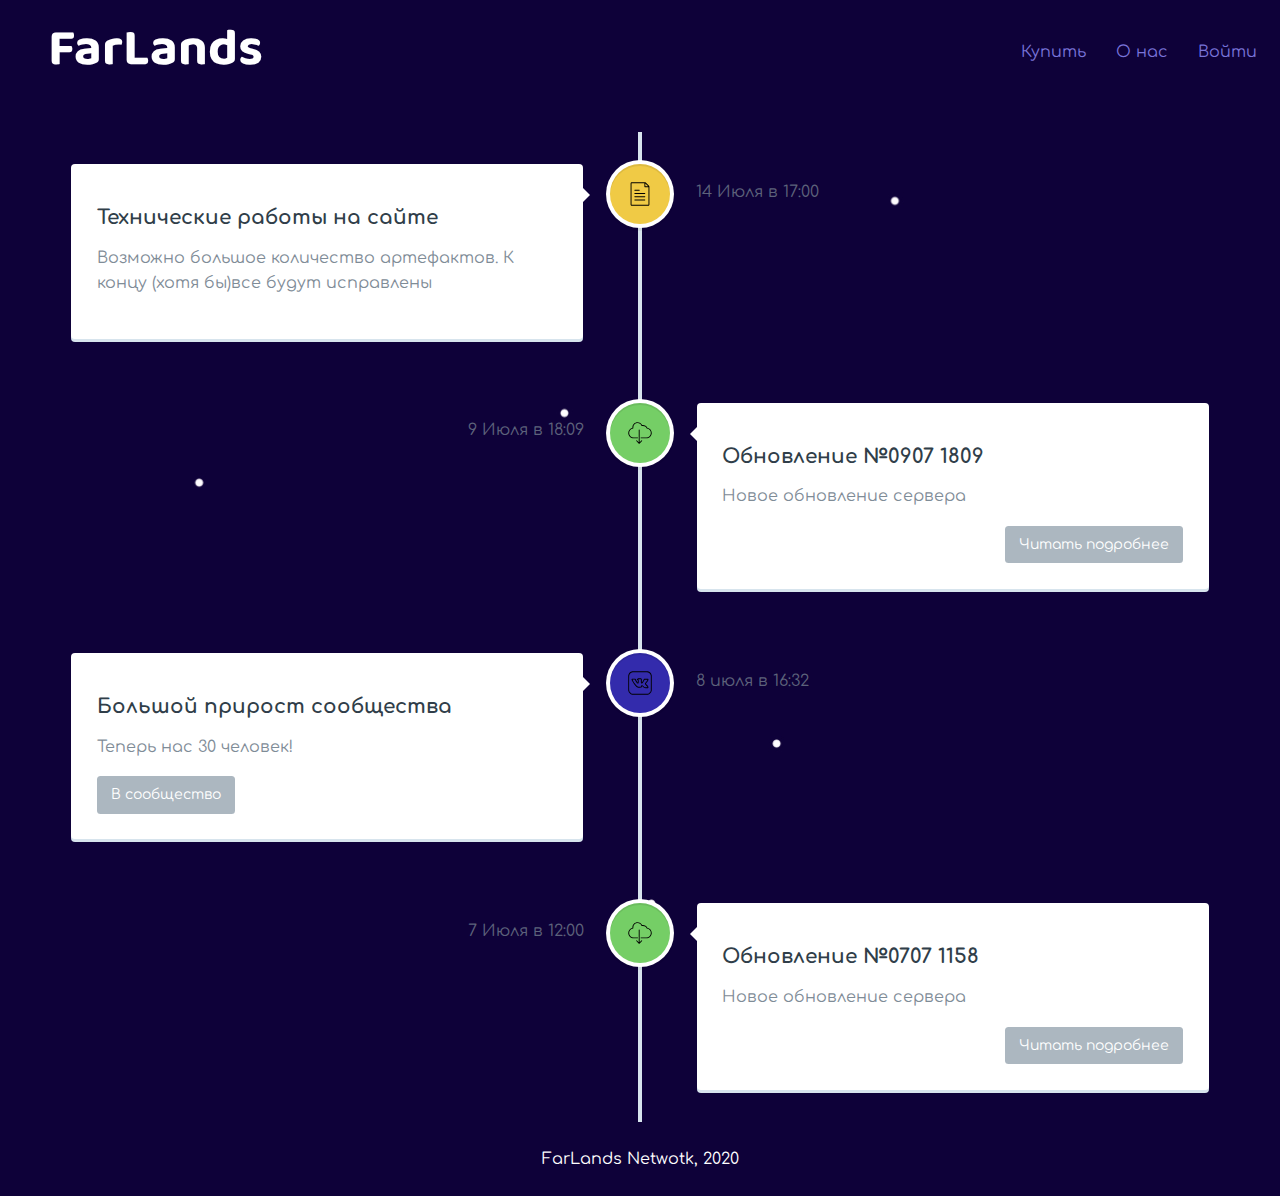
<file: index.html>
<html>
<head>
<meta http-equiv="Content-Type" content="text/html; charset=utf-8">
<link href="https://fonts.googleapis.com/css2?family=Baloo+Chettan+2&family=Comfortaa:wght@300&display=swap" rel="stylesheet">
<link rel="stylesheet" type="text/css" href="style.css">
<meta charset="UTF-8">
<meta name="viewport" content="width=device-width, initial-scale=1">
<link href='http://fonts.googleapis.com/css?family=Droid+Serif|Open+Sans:400,700' rel='stylesheet' type='text/css'>
<link rel="stylesheet" href="css/style.css"> <!-- Resource style -->
<script src="js/modernizr.js"></script> <!-- Modernizr -->
<title>FarLands Network</title></head>
<body>
	<ul>
		<div class="header__logo">FarLands</div>		
		<a class="header__menu" onclick="document.getElementById('id01').style.display='flex'">Войти</a>	
		<a href="https://ephsylion.github.io/about" class="header__menu">О нас</a>
		<a class="header__menu">Купить</a>
	</ul>
	<script src="http://ajax.googleapis.com/ajax/libs/jquery/1.11.0/jquery.min.js"></script>
	<script src="js/main.js"></script> <!-- Resource jQuery -->
	<div id="id01" class="modal">
  		<form action="https://localhost:5000/api/auth">
  			<div class="container">
    			<h1 style="text-align: center">Войти</h1>
    			<h4 style="color: red; text-align: center;">По тех. причинам авторизация не работает!</h4>
    			<label for="username"><b>Никнейм</b></label>
    			<input type="text" placeholder="Ваш ник в игре" name="username" required>
    			<label for="email"><b>Почта</b></label>
    			<input type="text" placeholder="Введите E-mail" name="email" required>
    			<label for="psw"><b>Пароль</b></label>
    			<input type="password" placeholder="Введите Пароль" name="psw" required>
    			<p>Ещё не с нами? <a href="auth.html" style="color:dodgerblue">Создай аккаунт</a>.</p>
    			<div class="clearfix">
      				<button type="button" class="cancelbtn"onclick="document.getElementById('id01').style.display='none'" class="cancelbtn">Отмена</button>
      				<button type="submit" class="signupbtn">Продолжить</button>
    			</div>
  			</div>
		</form>
	</div>
	<section id="cd-timeline" class="cd-container">
		<div class="cd-timeline-block">
			<div class="cd-timeline-img cd-location">
				<img src="img/cd-icon-document.svg" alt="Picture">
			</div> <!-- cd-timeline-img -->

			<div class="cd-timeline-content">
				<h2>Технические работы на сайте</h2>
				<p>Возможно большое количество артефактов. К концу (хотя бы)все будут исправлены</p>
				<span class="cd-date">14 Июля в 17:00</span>
			</div> <!-- cd-timeline-content -->
		</div> <!-- cd-timeline-block -->
		<div class="cd-timeline-block">
			<div class="cd-timeline-img cd-picture">
				<img src="img/cd-icon-cloud.svg" alt="Облако">
			</div> <!-- cd-timeline-img -->

			<div class="cd-timeline-content">
				<h2>Обновление №0907 1809</h2>
				<p>Новое обновление сервера</p>
				<a href="https://localhost:5000/api/news/update?ver=09071809" class="cd-read-more">Читать подробнее</a>
				<span class="cd-date">9 Июля в 18:09</span>
			</div> <!-- cd-timeline-content -->
		</div> <!-- cd-timeline-block -->

		<div class="cd-timeline-block">
			<div class="cd-timeline-img cd-movie">
				<img src="img/cd-icon-vk.svg" alt="Movie">
			</div> <!-- cd-timeline-img -->

			<div class="cd-timeline-content">
				<h2>Большой прирост сообщества</h2>
				<p>Теперь нас 30 человек!</p>
				<a href="https://vk.com/farlandsminecraft" class="cd-read-more">В сообщество</a>
				<span class="cd-date">8 июля в 16:32</span>
			</div> <!-- cd-timeline-content -->
		</div> <!-- cd-timeline-block -->

		<div class="cd-timeline-block">
			<div class="cd-timeline-img cd-picture">
				<img src="img/cd-icon-cloud.svg" alt="Picture">
			</div> <!-- cd-timeline-img -->

			<div class="cd-timeline-content">
				<h2>Обновление №0707 1158</h2>
				<p>Новое обновление сервера</p>
				<a href="https://localhost:5000/api/news/update?ver=07071158" class="cd-read-more">Читать подробнее</a>
				<span class="cd-date">7 Июля в 12:00</span>
			</div> <!-- cd-timeline-content -->
		</div> <!-- cd-timeline-block -->
	</section> <!-- cd-timeline -->
	<section><footer style="color: white; text-align: center; position: relative; bottom: 20px">FarLands Netwotk, 2020</footer></section>
</body>
</html>
</file>
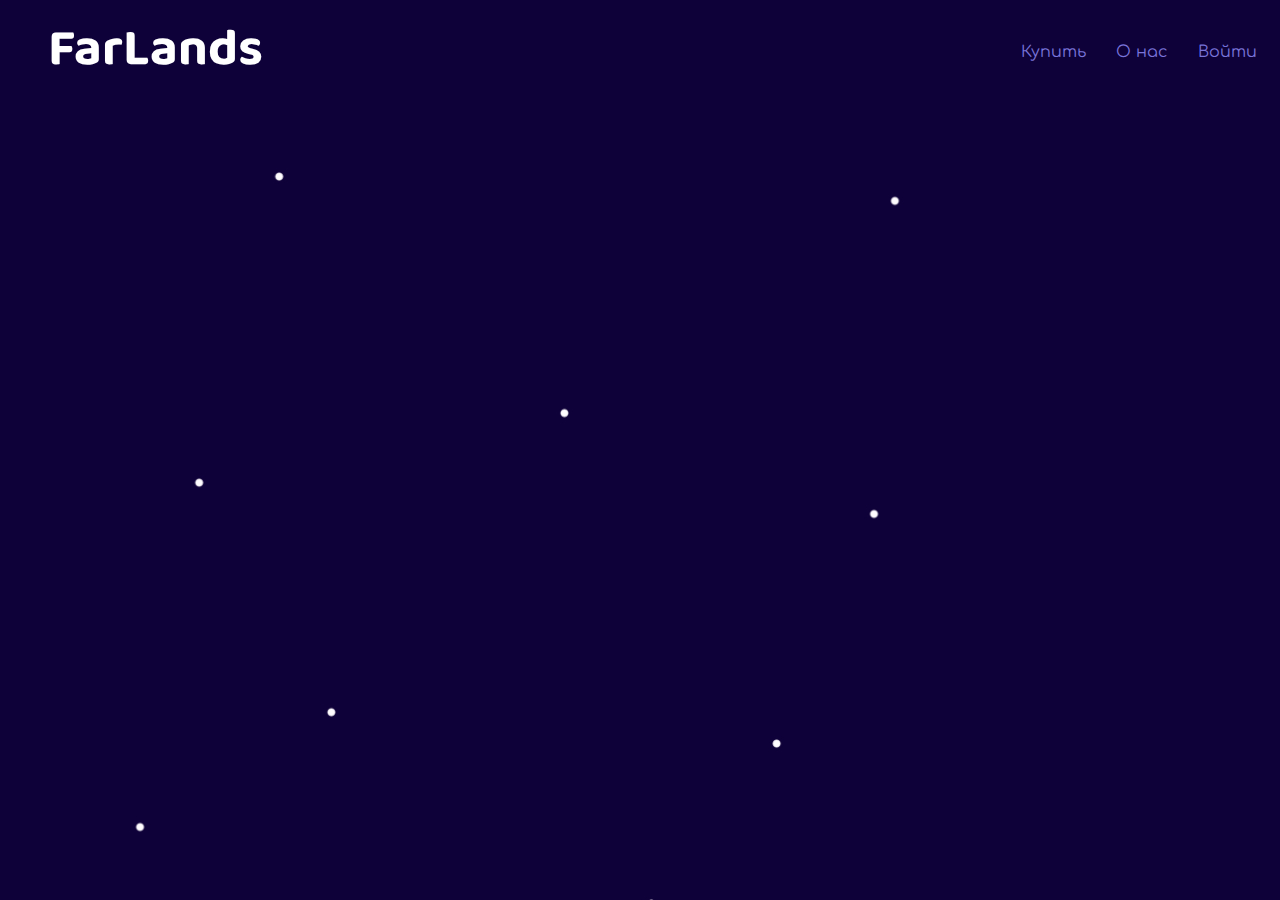
<file: about.html>
<html>
<head>
<meta http-equiv="Content-Type" content="text/html; charset=utf-8">
<link href="https://fonts.googleapis.com/css2?family=Baloo+Chettan+2&family=Comfortaa:wght@300&display=swap" rel="stylesheet">
<link rel="stylesheet" type="text/css" href="style_about.css">
<link rel="stylesheet" type="text/css" href="css/style.css">
<title>About project</title></head>
<body>
	<ul>
		<div class="header__logo">FarLands</div>		
		<a class="header__menu" onclick="document.getElementById('id01').style.display='flex'">Войти</a>	
		<a href="https://ephsylion.github.io/about" class="header__menu">О нас</a>
		<a class="header__menu">Купить</a>
	</ul>
<div id="id01" class="modal">
  		<form action="https://localhost:5000/api/auth">
  			<div class="container">
    			<h1 style="text-align: center">Войти</h1>
    			<h4 style="color: red; text-align: center;">По тех. причинам авторизация не работает!</h4>
    			<label for="username"><b>Никнейм</b></label>
    			<input type="text" placeholder="Ваш ник в игре" name="username" required>
    			<label for="email"><b>Почта</b></label>
    			<input type="text" placeholder="Введите E-mail" name="email" required>
    			<label for="psw"><b>Пароль</b></label>
    			<input type="password" placeholder="Введите Пароль" name="psw" required>
    			<p>Ещё не с нами? <a href="auth.html" style="color:dodgerblue">Создай аккаунт</a>.</p>
    			<div class="clearfix">
      				<button type="button" class="cancelbtn"onclick="document.getElementById('id01').style.display='none'" class="cancelbtn">Отмена</button>
      				<button type="submit" class="signupbtn">Продолжить</button>
    			</div>
  			</div>
		</form>
	</div>
	<section class="body">
		<div class="body__header">О нас</div>
		<div class="body__text">Ожидает заполнения...</div>
	</section>
</body>
</html>
</file>
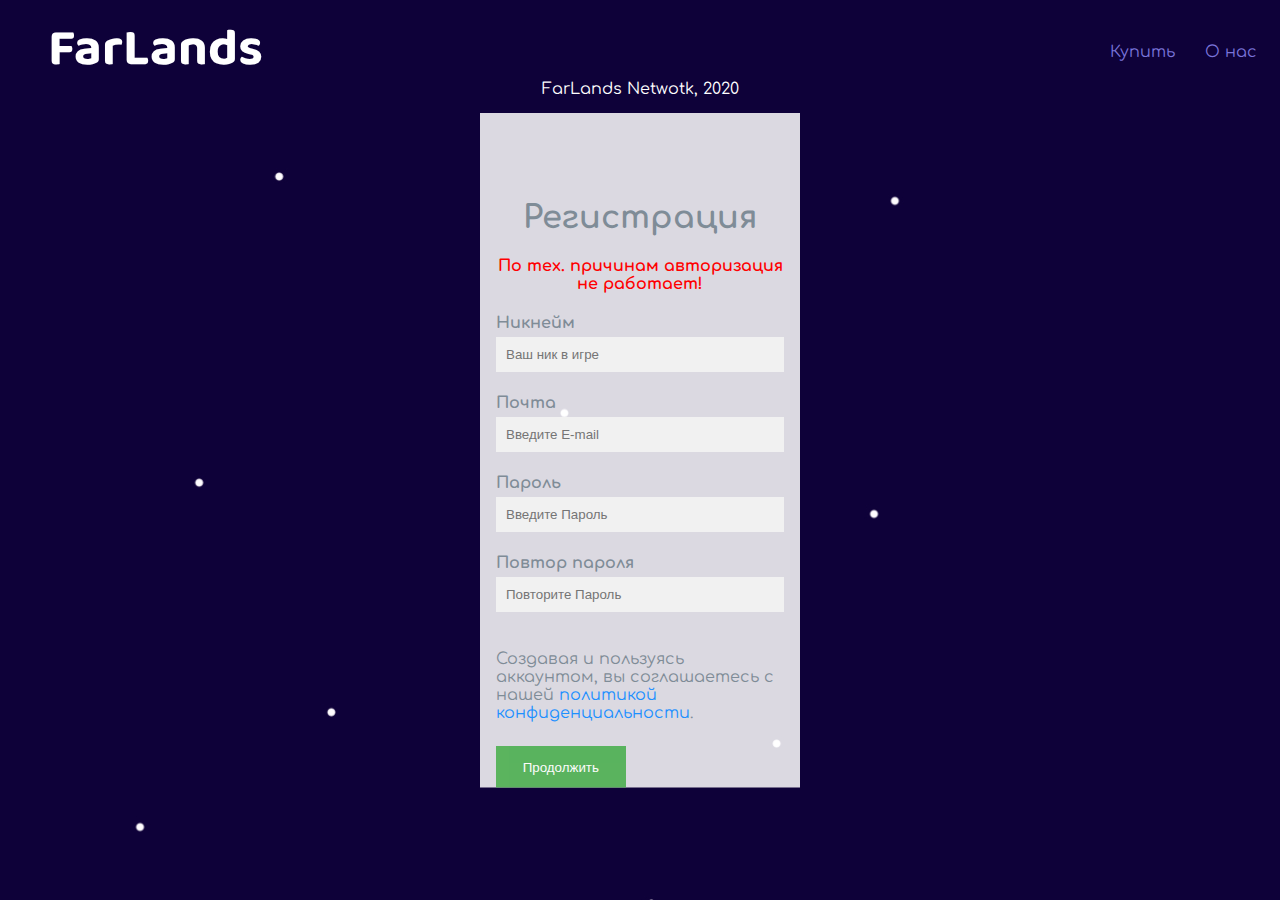
<file: auth.html>
<html>
<head>
<meta http-equiv="Content-Type" content="text/html; charset=utf-8">
<link href="https://fonts.googleapis.com/css2?family=Baloo+Chettan+2&family=Comfortaa:wght@300&display=swap" rel="stylesheet">
<meta charset="UTF-8">
<meta name="viewport" content="width=device-width, initial-scale=1">
<link href='http://fonts.googleapis.com/css?family=Droid+Serif|Open+Sans:400,700' rel='stylesheet' type='text/css'>
<link rel="stylesheet" href="style_auth.css"> <!-- Resource style -->
<link rel="stylesheet" href="css/style.css"> <!-- Resource style -->
<script src="js/modernizr.js"></script> <!-- Modernizr -->
<title>FarLands Network</title></head>
<body>
	<ul>
		<div class="header__logo">FarLands</div>			
		<a href="https://ephsylion.github.io/about" class="header__menu">О нас</a>
		<a class="header__menu">Купить</a>
	</ul>
	<script src="http://ajax.googleapis.com/ajax/libs/jquery/1.11.0/jquery.min.js"></script>
	<script src="js/main.js"></script> <!-- Resource jQuery -->
	<div class="modal">
  		<form action="https://localhost:5000/api/auth">
  			<div class="container">
    			<h1 style="text-align: center">Регистрация</h1>
    			<h4 style="color: red; text-align: center;">По тех. причинам авторизация не работает!</h4>
    			<label for="username"><b>Никнейм</b></label>
    			<input type="text" placeholder="Ваш ник в игре" name="username" required>
    			<label for="email"><b>Почта</b></label>
    			<input type="text" placeholder="Введите E-mail" name="email" required>
    			<label for="psw"><b>Пароль</b></label>
    			<input type="password" placeholder="Введите Пароль" name="psw" required>
    			<label for="psw_repeat"><b>Повтор пароля</b></label>
    			<input type="password" placeholder="Повторите Пароль" name="psw_repeat" required>
    			<p>Создавая и пользуясь аккаунтом, вы соглашаетесь с нашей <a href="privacy.html" style="color:dodgerblue">политикой конфиденциальности</a>.</p>
    			<div class="clearfix">
      				<button type="submit" class="signupbtn">Продолжить</button>
    			</div>
  			</div>
		</form>
	</div>
	<section><footer style="color: white; text-align: center; position: relative; bottom: 20px">FarLands Netwotk, 2020</footer></section>
</body>
</html>
</file>
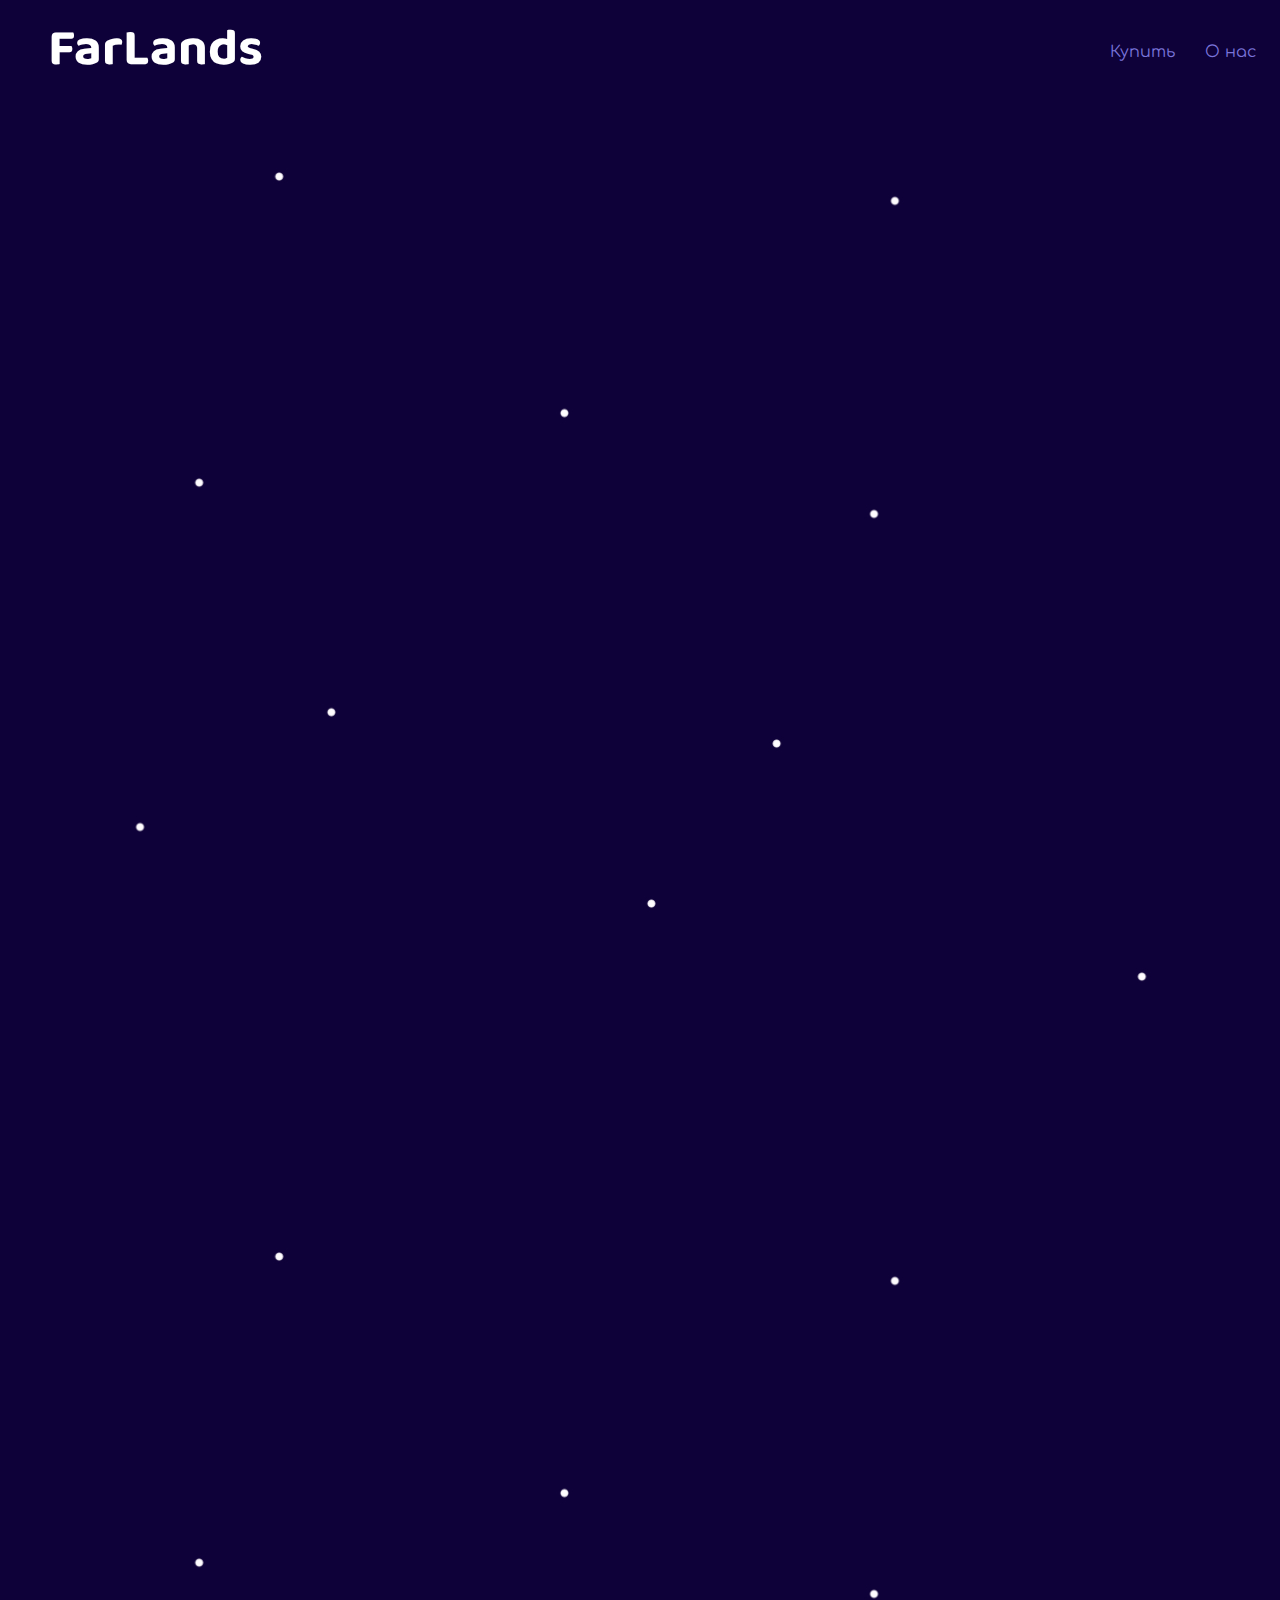
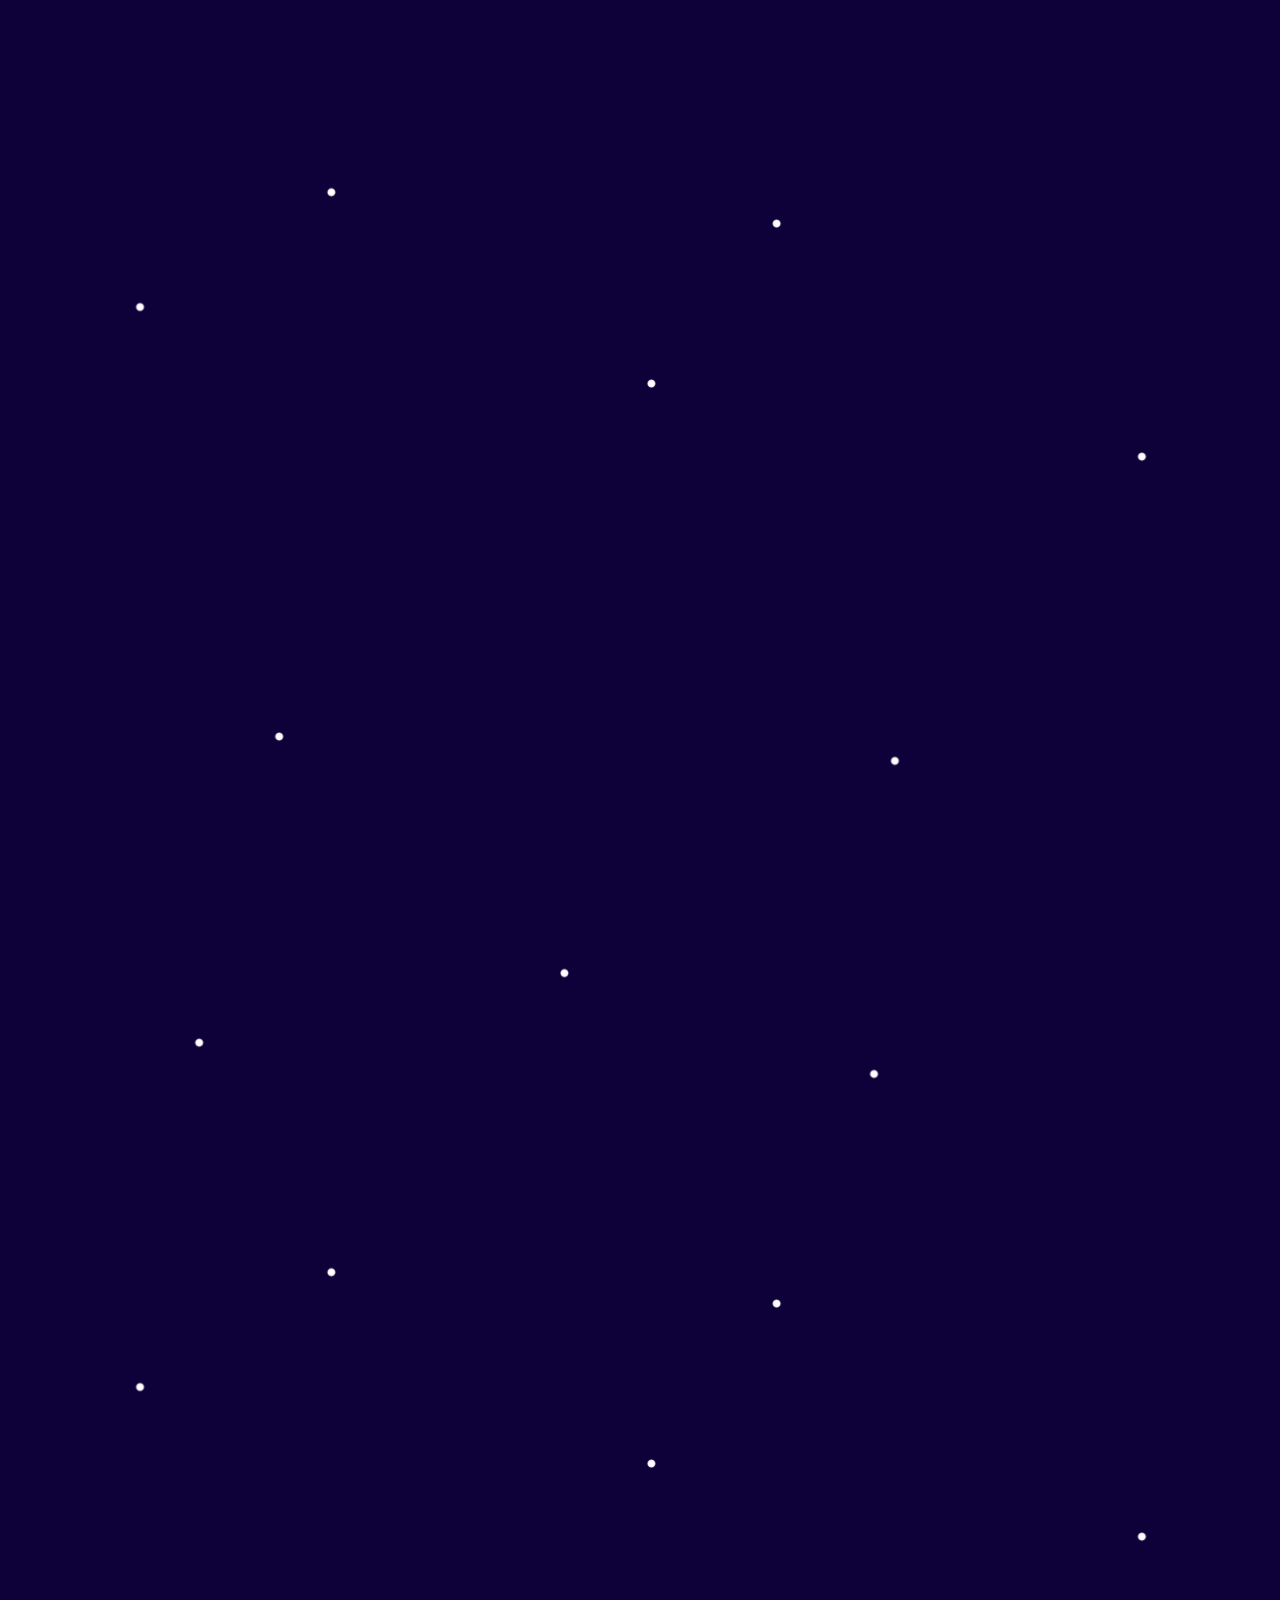
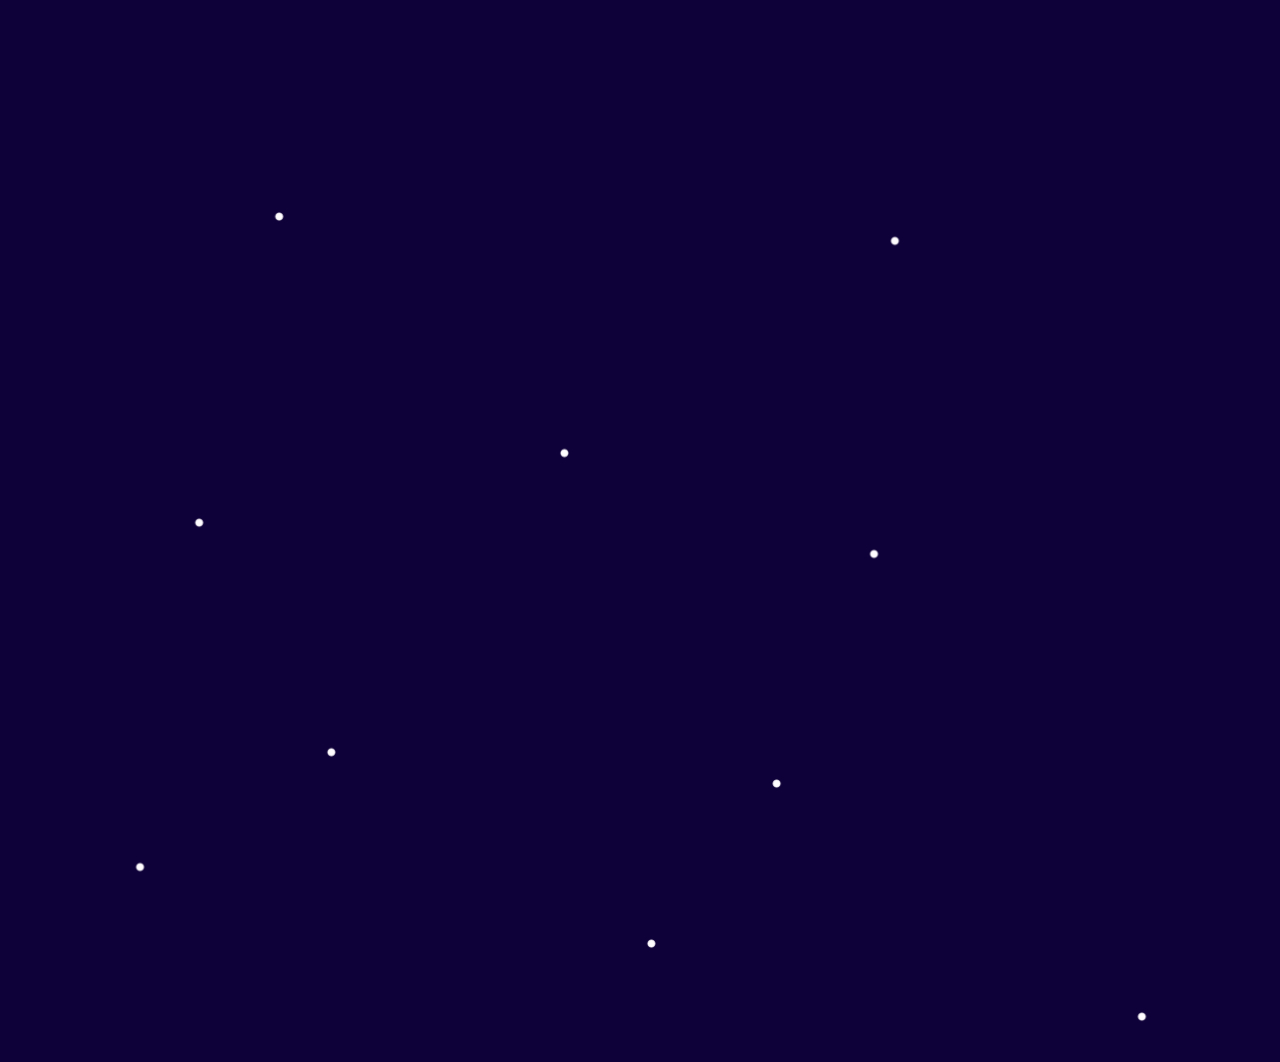
<file: privacy.html>
<html>
<head>
<meta http-equiv="Content-Type" content="text/html; charset=utf-8">
<link href="https://fonts.googleapis.com/css2?family=Baloo+Chettan+2&family=Comfortaa:wght@300&display=swap" rel="stylesheet">
<link rel="stylesheet" type="text/css" href="style_about.css">
<title>Privacy</title></head>
<body>
	<ul>
		<div class="header__logo" href="index.html">FarLands</div>		
		<div href="about.html" class="header__menu">О нас</div>
		<div class="header__menu">Купить</div>
	</ul>
  <div class="body">
<h1 style="color: #FFFFFF;font-family: 'Comfortaa', cursive;text-align: center;padding-left: 30px;padding-top: 35px;">Политика в отношении обработки персональных данных</h1>
<div class="body__text">
<h2>1. Общие положения</h2>
<div>
  Настоящая политика обработки персональных данных составлена в соответствии с требованиями Федерального закона от 27.07.2006. №152-ФЗ «О персональных данных» и определяет порядок обработки персональных данных и меры по обеспечению безопасности персональных данных, предпринимаемые FarLands Network (далее – Оператор).</div>
  <div>1.1. Оператор ставит своей важнейшей целью и условием осуществления своей деятельности соблюдение прав и свобод человека и гражданина при обработке его персональных данных, в том числе защиты прав на неприкосновенность частной жизни, личную и семейную тайну.</div>
  <div>1.2. Настоящая политика Оператора в отношении обработки персональных данных (далее – Политика) применяется ко всей информации, которую Оператор может получить о посетителях веб-сайта http://[УТОЧНИТЬ].
</div>
<h2>2. Основные понятия, используемые в Политике</h2>
<div>
<div>2.1. Автоматизированная обработка персональных данных – обработка персональных данных с помощью средств вычислительной техники;</div>
<div>2.2. Блокирование персональных данных – временное прекращение обработки персональных данных (за исключением случаев, если обработка необходима для уточнения персональных данных);</div>
<div>2.3. Веб-сайт – совокупность графических и информационных материалов, а также программ для ЭВМ и баз данных, обеспечивающих их доступность в сети интернет по сетевому адресу http://[УТОЧНИТЬ];</div>
<div>2.4. Информационная система персональных данных — совокупность содержащихся в базах данных персональных данных, и обеспечивающих их обработку информационных технологий и технических средств;</div>
<div>2.5. Обезличивание персональных данных — действия, в результате которых невозможно определить без использования дополнительной информации принадлежность персональных данных конкретному Пользователю или иному субъекту персональных данных;</div>
<div>2.6. Обработка персональных данных – любое действие (операция) или совокупность действий (операций), совершаемых с использованием средств автоматизации или без использования таких средств с персональными данными, включая сбор, запись, систематизацию, накопление, хранение, уточнение (обновление, изменение), извлечение, использование, передачу (распространение, предоставление, доступ), обезличивание, блокирование, удаление, уничтожение персональных данных;</div>
<div>2.7. Оператор – государственный орган, муниципальный орган, юридическое или физическое лицо, самостоятельно или совместно с другими лицами организующие и (или) осуществляющие обработку персональных данных, а также определяющие цели обработки персональных данных, состав персональных данных, подлежащих обработке, действия (операции), совершаемые с персональными данными;</div>
<div>2.8. Персональные данные – любая информация, относящаяся прямо или косвенно к определенному или определяемому Пользователю веб-сайта http://[УТОЧНИТЬ];</div>
<div>2.9. Пользователь – любой посетитель веб-сайта http://[УТОЧНИТЬ];</div>
<div>2.10. Предоставление персональных данных – действия, направленные на раскрытие персональных данных определенному лицу или определенному кругу лиц;</div>
<div>2.11. Распространение персональных данных – любые действия, направленные на раскрытие персональных данных неопределенному кругу лиц (передача персональных данных) или на ознакомление с персональными данными неограниченного круга лиц, в том числе обнародование персональных данных в средствах массовой информации, размещение в информационно-телекоммуникационных сетях или предоставление доступа к персональным данным каким-либо иным способом;</div>
<div>2.12. Трансграничная передача персональных данных – передача персональных данных на территорию иностранного государства органу власти иностранного государства, иностранному физическому или иностранному юридическому лицу;</div>
<div>2.13. Уничтожение персональных данных – любые действия, в результате которых персональные данные уничтожаются безвозвратно с невозможностью дальнейшего восстановления содержания персональных данных в информационной системе персональных данных и (или) уничтожаются материальные носители персональных данных.</div>
</div>
<h2>3. Оператор может обрабатывать следующие персональные данные Пользователя</h2>
<div>
<div>3.1. Электронный адрес;</div>
<div>3.2. Также на сайте происходит сбор и обработка обезличенных данных о посетителях (в т.ч. файлов «cookie») с помощью сервисов интернет-статистики (Яндекс Метрика и Гугл Аналитика и других).</div>
<div>3.3. Вышеперечисленные данные далее по тексту Политики объединены общим понятием Персональные данные.</div>
 </div>
<h2>4. Цели обработки персональных данных</h2>
<div>
<div>4.1. Цель обработки персональных данных Пользователя — информирование Пользователя посредством отправки электронных писем; предоставление доступа Пользователю к сервисам, информации и/или материалам, содержащимся на веб-сайте. </div>
<div>4.2. Также Оператор имеет право направлять Пользователю уведомления о новых продуктах и услугах, специальных предложениях и различных событиях. Пользователь всегда может отказаться от получения информационных сообщений, направив Оператору письмо на адрес электронной почты noreply.farlands@gmail.com с пометкой «Отказ от уведомлений о новых продуктах и услугах и специальных предложениях». </div>
<div>4.3. Обезличенные данные Пользователей, собираемые с помощью сервисов интернет-статистики, служат для сбора информации о действиях Пользователей на сайте, улучшения качества сайта и его содержания. </div>
  </div>
<h2>5. Правовые основания обработки персональных данных</h2>
<div>
<div>5.1. Оператор обрабатывает персональные данные Пользователя только в случае их заполнения и/или отправки Пользователем самостоятельно через специальные формы, расположенные на сайте http://[УТОЧНИТЬ]. Заполняя соответствующие формы и/или отправляя свои персональные данные Оператору, Пользователь выражает свое согласие с данной Политикой.</div>
<div>5.2. Оператор обрабатывает обезличенные данные о Пользователе в случае, если это разрешено в настройках браузера Пользователя (включено сохранение файлов «cookie» и использование технологии JavaScript).</div>
 </div>
<h2>6. Порядок сбора, хранения, передачи и других видов обработки персональных данных</h2>
<div><b>Безопасность персональных данных, которые обрабатываются Оператором, обеспечивается путем реализации правовых, организационных и технических мер, необходимых для выполнения в полном объеме требований действующего законодательства в области защиты персональных данных!</b>
<div>6.1. Оператор обеспечивает сохранность персональных данных и принимает все возможные меры, исключающие доступ к персональным данным неуполномоченных лиц.</div>
<div>6.2. Персональные данные Пользователя никогда, ни при каких условиях не будут переданы третьим лицам, за исключением случаев, связанных с исполнением действующего законодательства.
<div>6.3. В случае выявления неточностей в персональных данных, Пользователь может актуализировать их самостоятельно, путем направления Оператору уведомление на адрес электронной почты Оператора noreply.farlands@gmail.com с пометкой «Актуализация персональных данных».</div>
<div>6.4. Срок обработки персональных данных является неограниченным. Пользователь может в любой момент отозвать свое согласие на обработку персональных данных, направив Оператору уведомление посредством электронной почты на электронный адрес Оператора noreply.farlands@gmail.com с пометкой «Отзыв согласия на обработку персональных данных».</div>
 </div>
<h2>7. Трансграничная передача персональных данных</h2>
<div>7.1. Оператор до начала осуществления трансграничной передачи персональных данных обязан убедиться в том, что иностранным государством, на территорию которого предполагается осуществлять передачу персональных данных, обеспечивается надежная защита прав субъектов персональных данных.</div>
<div>7.2. Трансграничная передача персональных данных на территории иностранных государств, не отвечающих вышеуказанным требованиям, может осуществляться только в случае наличия согласия в письменной форме субъекта персональных данных на трансграничную передачу его персональных данных и/или исполнения договора, стороной которого является субъект персональных данных.</div>
 
<h2>8. Заключительные положения</h2>
<div>8.1. Пользователь может получить любые разъяснения по интересующим вопросам, касающимся обработки его персональных данных, обратившись к Оператору с помощью электронной почты noreply.farlands@gmail.com.</div>
<div>8.2. В данном документе будут отражены любые изменения политики обработки персональных данных Оператором. Политика действует бессрочно до замены ее новой версией.</div>
<div>8.3. Актуальная версия Политики в свободном доступе расположена в сети Интернет по адресу http://[УТОЧНИТЬ]/privacy.</div>
</div>
</div>
</body>
</html>
</file>
<file: style.css>
body {
  background: url("images/bg.jpg");
}
.header {
  font-size: 14;
  text-decoration: none;
 /* margin: center;
  padding-left: 15px;
  padding-top: 10px;*/
  }
.header__logo {
  font-size: 52;
  font-family: 'Baloo Chettan 2', cursive;
  font-weight: bold;
  color: #FFFFFF;
  display: inline-block;
  text-decoration: inherit;
}
.header__login{
  color: #FFFFFF;
  border: solid 2px #FFFFFF;
  /*background-color: #fff0;*/
  font-size: 16;
  position: relative;
  display: inline-block;
  border-radius: 20px;
  display: inline-block;
  float:right;
  border-left-height: 5px;
  border-right-height: 5px;
  text-decoration: inherit;
  list-style: none;

}
.header__menu {
  font-size: 16;
  font-family: 'Comfortaa', cursive;
  text-align: center;
  position: relative;
  float: right;
  color: #7974d9;
  text-align: right;
  cursor: pointer;
  padding-left: 15px;
  padding-top: 35px;
  padding-right: 15px;
  text-decoration: inherit;
  transition: color 0.3s ease-out;
}
.header__menu:after {
  display: block;
  position: relative;
  left: 0; /*изменить на right:0;, чтобы изменить направление подчёркивания */
  width: 0;/*задаём длинну линии до наведения курсора*/
  height: 2px; /*задаём ширину линии*/
  background-color: #5a52FF; /*задаём цвет линии*/
  content: "";
  transition: width 0.3s ease-out; /*задаём время анимации*/
}
.header__menu:hover:after,
.header__menu:focus:after {
  color: #5a52ed;
  width: 100%;
}
.header_filler {
  float: left;
}
.body{
  color: #FFFFFF;
  float: left;
}
* {box-sizing: border-box}
/* Full-width input fields */
  input[type=text], input[type=password] {
  width: 100%;
  padding: 10px;
  margin: 5px 0 22px 0;
  display: inline-block;
  border: none;
  background: #f1f1f1;
}

/* Add a background color when the inputs get focus */
input[type=text]:focus, input[type=password]:focus {
  background-color: #ddd;
  outline: none;
}

/* Set a style for all buttons */
button {
  background-color: #4CAF50;
  color: white;
  padding: 14px 20px;
  margin: 8px 0;
  border: none;
  cursor: pointer;
  width: 100%;
  opacity: 0.9;
  transition: opacity 0.5s 0.2s ease 
}

button:hover {
  opacity:1;
}

/* Extra styles for the cancel button */
.cancelbtn {
  padding: 14px 20px;
  background-color: #f44336;
}

/* Float cancel and signup buttons and add an equal width */
.cancelbtn, .signupbtn {
  float: center;
  width: 45%;
}

/* Add padding to container elements */
.container {
  padding: 16px;
  float: center;
}

/* The Modal (background) */
.modal {
  display: none; /* Hidden by default */
  position: absolute;
  top: 50%;
  left: 50%;
  z-index: 1;
  transform: translate(-50%, -50%);
  z-index: 1; /* Sit on top */
  width: 25%; /* Full width */
  height: 75%; /* Full height */
  overflow: auto; /* Enable scroll if needed */
  background-color: rgba(255,255,255,0.85);
  padding-top: 50px;
  transition: background-color 1s 1s ease
}

/* Modal Content/Box */
.modal-content {
  background-color: #fefefe;
  margin: 5% auto 15% auto; /* 5% from the top, 15% from the bottom and centered */
  border: 1px solid #888;
  width: 50%; /* Could be more or less, depending on screen size */
}

/* Style the horizontal ruler */
hr {
  border: 1px solid #f1f1f1;
  margin-bottom: 25px;
}

/* The Close Button (x) */
.close {
  position: absolute;
  right: 35px;
  top: 15px;
  font-size: 40px;
  font-weight: bold;
  color: #f1f1f1;
}

.close:hover,
.close:focus {
  color: #f44336;
  cursor: pointer;
}

/* Clear floats */
.clearfix::after {
  content: "";
  clear: both;
  display: table;
}

/* Change styles for cancel button and signup button on extra small screens */
@media screen and (max-width: 300px) {
  .cancelbtn, .signupbtn {
    width: 100%;
  }
}
</file>
<file: css/style.css>
/* -------------------------------- 

Primary style

-------------------------------- */
html * {
  -webkit-font-smoothing: antialiased;
  -moz-osx-font-smoothing: grayscale;
}

*, *:after, *:before {
  -webkit-box-sizing: border-box;
  -moz-box-sizing: border-box;
  box-sizing: border-box;
}

body {
  font-size: 100%;
  font-family: 'Comfortaa', cursive;
  color: #7f8c97;
  background-color: #e9f0f5;
}

a {
  color: #acb7c0;
  text-decoration: none;
  'Comfortaa', cursive;
}

img {
  max-width: 100%;
}

h1, h2 {
  font-family: 'Comfortaa', cursive;
  font-weight: bold;
}

/* -------------------------------- 

Modules - reusable parts of our design

-------------------------------- */
.cd-container {
  /* this class is used to give a max-width to the element it is applied to, and center it horizontally when it reaches that max-width */
  width: 90%;
  max-width: 1170px;
  margin: 0 auto;
}
.cd-container::after {
  /* clearfix */
  content: '';
  display: table;
  clear: both;
}

/* -------------------------------- 

Main components 

-------------------------------- */
header {
  height: 200px;
  line-height: 200px;
  text-align: center;
  background: #303e49;
}
header h1 {
  color: white;
  font-size: 18px;
  font-size: 1.125rem;
}
@media only screen and (min-width: 1170px) {
  header {
    height: 300px;
    line-height: 300px;
  }
  header h1 {
    font-size: 24px;
    font-size: 1.5rem;
  }
}

#cd-timeline {
  position: relative;
  padding: 2em 0;
  margin-top: 2em;
  margin-bottom: 2em;
}
#cd-timeline::before {
  /* this is the vertical line */
  content: '';
  position: absolute;
  top: 0;
  left: 18px;
  height: 100%;
  width: 4px;
  background: #d7e4ed;
}
@media only screen and (min-width: 1170px) {
  #cd-timeline {
    margin-top: 3em;
    margin-bottom: 3em;
  }
  #cd-timeline::before {
    left: 50%;
    margin-left: -2px;
  }
}

.cd-timeline-block {
  position: relative;
  margin: 2em 0;
}
.cd-timeline-block:after {
  content: "";
  display: table;
  clear: both;
}
.cd-timeline-block:first-child {
  margin-top: 0;
}
.cd-timeline-block:last-child {
  margin-bottom: 0;
}
@media only screen and (min-width: 1170px) {
  .cd-timeline-block {
    margin: 4em 0;
  }
  .cd-timeline-block:first-child {
    margin-top: 0;
  }
  .cd-timeline-block:last-child {
    margin-bottom: 0;
  }
}

.cd-timeline-img {
  position: absolute;
  top: 0;
  left: 0;
  width: 40px;
  height: 40px;
  border-radius: 50%;
  box-shadow: 0 0 0 4px white, inset 0 2px 0 rgba(0, 0, 0, 0.08), 0 3px 0 4px rgba(0, 0, 0, 0.05);
}
.cd-timeline-img img {
  display: block;
  width: 24px;
  height: 24px;
  position: relative;
  left: 50%;
  top: 50%;
  margin-left: -12px;
  margin-top: -12px;
}
.cd-timeline-img.cd-picture {
  background: #75ce66;
}
.cd-timeline-img.cd-movie {
  background: #332BAC;
}
.cd-timeline-img.cd-location {
  background: #f0ca45;
}
@media only screen and (min-width: 1170px) {
  .cd-timeline-img {
    width: 60px;
    height: 60px;
    left: 50%;
    margin-left: -30px;
    /* Force Hardware Acceleration in WebKit */
    -webkit-transform: translateZ(0);
    -webkit-backface-visibility: hidden;
  }
  .cssanimations .cd-timeline-img.is-hidden {
    visibility: hidden;
  }
  .cssanimations .cd-timeline-img.bounce-in {
    visibility: visible;
    -webkit-animation: cd-bounce-1 0.6s;
    -moz-animation: cd-bounce-1 0.6s;
    animation: cd-bounce-1 0.6s;
  }
}

@-webkit-keyframes cd-bounce-1 {
  0% {
    opacity: 0;
    -webkit-transform: scale(0.5);
  }

  60% {
    opacity: 1;
    -webkit-transform: scale(1.2);
  }

  100% {
    -webkit-transform: scale(1);
  }
}
@-moz-keyframes cd-bounce-1 {
  0% {
    opacity: 0;
    -moz-transform: scale(0.5);
  }

  60% {
    opacity: 1;
    -moz-transform: scale(1.2);
  }

  100% {
    -moz-transform: scale(1);
  }
}
@keyframes cd-bounce-1 {
  0% {
    opacity: 0;
    -webkit-transform: scale(0.5);
    -moz-transform: scale(0.5);
    -ms-transform: scale(0.5);
    -o-transform: scale(0.5);
    transform: scale(0.5);
  }

  60% {
    opacity: 1;
    -webkit-transform: scale(1.2);
    -moz-transform: scale(1.2);
    -ms-transform: scale(1.2);
    -o-transform: scale(1.2);
    transform: scale(1.2);
  }

  100% {
    -webkit-transform: scale(1);
    -moz-transform: scale(1);
    -ms-transform: scale(1);
    -o-transform: scale(1);
    transform: scale(1);
  }
}
.cd-timeline-content {
  position: relative;
  margin-left: 60px;
  background: white;
  border-radius: 0.25em;
  padding: 1em;
  box-shadow: 0 3px 0 #d7e4ed;
}
.cd-timeline-content:after {
  content: "";
  display: table;
  clear: both;
}
.cd-timeline-content h2 {
  color: #303e49;
}
.cd-timeline-content p, .cd-timeline-content .cd-read-more, .cd-timeline-content .cd-date {
  font-size: 13px;
  font-size: 0.8125rem;
}
.cd-timeline-content .cd-read-more, .cd-timeline-content .cd-date {
  display: inline-block;
}
.cd-timeline-content p {
  margin: 1em 0;
  line-height: 1.6;
}
.cd-timeline-content .cd-read-more {
  float: right;
  padding: .8em 1em;
  background: #acb7c0;
  color: white;
  border-radius: 0.25em;
}
.no-touch .cd-timeline-content .cd-read-more:hover {
  background-color: #bac4cb;
}
.cd-timeline-content .cd-date {
  float: left;
  padding: .8em 0;
  opacity: .7;
}
.cd-timeline-content::before {
  content: '';
  position: absolute;
  top: 16px;
  right: 100%;
  height: 0;
  width: 0;
  border: 7px solid transparent;
  border-right: 7px solid white;
}
@media only screen and (min-width: 768px) {
  .cd-timeline-content h2 {
    font-size: 20px;
    font-size: 1.25rem;
  }
  .cd-timeline-content p {
    font-size: 16px;
    font-size: 1rem;
  }
  .cd-timeline-content .cd-read-more, .cd-timeline-content .cd-date {
    font-size: 14px;
    font-size: 0.875rem;
  }
}
@media only screen and (min-width: 1170px) {
  .cd-timeline-content {
    margin-left: 0;
    padding: 1.6em;
    width: 45%;
  }
  .cd-timeline-content::before {
    top: 24px;
    left: 100%;
    border-color: transparent;
    border-left-color: white;
  }
  .cd-timeline-content .cd-read-more {
    float: left;
  }
  .cd-timeline-content .cd-date {
    position: absolute;
    width: 100%;
    left: 122%;
    top: 6px;
    font-size: 16px;
    font-size: 1rem;
  }
  .cd-timeline-block:nth-child(even) .cd-timeline-content {
    float: right;
  }
  .cd-timeline-block:nth-child(even) .cd-timeline-content::before {
    top: 24px;
    left: auto;
    right: 100%;
    border-color: transparent;
    border-right-color: white;
  }
  .cd-timeline-block:nth-child(even) .cd-timeline-content .cd-read-more {
    float: right;
  }
  .cd-timeline-block:nth-child(even) .cd-timeline-content .cd-date {
    left: auto;
    right: 122%;
    text-align: right;
  }
  .cssanimations .cd-timeline-content.is-hidden {
    visibility: hidden;
  }
  .cssanimations .cd-timeline-content.bounce-in {
    visibility: visible;
    -webkit-animation: cd-bounce-2 0.6s;
    -moz-animation: cd-bounce-2 0.6s;
    animation: cd-bounce-2 0.6s;
  }
}

@media only screen and (min-width: 1170px) {
  /* inverse bounce effect on even content blocks */
  .cssanimations .cd-timeline-block:nth-child(even) .cd-timeline-content.bounce-in {
    -webkit-animation: cd-bounce-2-inverse 0.6s;
    -moz-animation: cd-bounce-2-inverse 0.6s;
    animation: cd-bounce-2-inverse 0.6s;
  }
}
@-webkit-keyframes cd-bounce-2 {
  0% {
    opacity: 0;
    -webkit-transform: translateX(-100px);
  }

  60% {
    opacity: 1;
    -webkit-transform: translateX(20px);
  }

  100% {
    -webkit-transform: translateX(0);
  }
}
@-moz-keyframes cd-bounce-2 {
  0% {
    opacity: 0;
    -moz-transform: translateX(-100px);
  }

  60% {
    opacity: 1;
    -moz-transform: translateX(20px);
  }

  100% {
    -moz-transform: translateX(0);
  }
}
@keyframes cd-bounce-2 {
  0% {
    opacity: 0;
    -webkit-transform: translateX(-100px);
    -moz-transform: translateX(-100px);
    -ms-transform: translateX(-100px);
    -o-transform: translateX(-100px);
    transform: translateX(-100px);
  }

  60% {
    opacity: 1;
    -webkit-transform: translateX(20px);
    -moz-transform: translateX(20px);
    -ms-transform: translateX(20px);
    -o-transform: translateX(20px);
    transform: translateX(20px);
  }

  100% {
    -webkit-transform: translateX(0);
    -moz-transform: translateX(0);
    -ms-transform: translateX(0);
    -o-transform: translateX(0);
    transform: translateX(0);
  }
}
@-webkit-keyframes cd-bounce-2-inverse {
  0% {
    opacity: 0;
    -webkit-transform: translateX(100px);
  }

  60% {
    opacity: 1;
    -webkit-transform: translateX(-20px);
  }

  100% {
    -webkit-transform: translateX(0);
  }
}
@-moz-keyframes cd-bounce-2-inverse {
  0% {
    opacity: 0;
    -moz-transform: translateX(100px);
  }

  60% {
    opacity: 1;
    -moz-transform: translateX(-20px);
  }

  100% {
    -moz-transform: translateX(0);
  }
}
@keyframes cd-bounce-2-inverse {
  0% {
    opacity: 0;
    -webkit-transform: translateX(100px);
    -moz-transform: translateX(100px);
    -ms-transform: translateX(100px);
    -o-transform: translateX(100px);
    transform: translateX(100px);
  }

  60% {
    opacity: 1;
    -webkit-transform: translateX(-20px);
    -moz-transform: translateX(-20px);
    -ms-transform: translateX(-20px);
    -o-transform: translateX(-20px);
    transform: translateX(-20px);
  }

  100% {
    -webkit-transform: translateX(0);
    -moz-transform: translateX(0);
    -ms-transform: translateX(0);
    -o-transform: translateX(0);
    transform: translateX(0);
  }
}
</file>
<file: style_about.css>
/*Edit this line, if GH bugged*/

body {
	background: url("images/bg.jpg");
}
.header {
  font-size: 14;
  text-decoration: none;
 /* margin: center;
  padding-left: 15px;
  padding-top: 10px;*/
  }
.header__logo {
  font-size: 52;
  font-family: 'Baloo Chettan 2', cursive;
  font-weight: bold;
  color: #FFFFFF;
  display: inline-block;
  text-decoration: inherit;
}
.header__login{
  color: #FFFFFF;
  border: solid 2px #FFFFFF;
  /*background-color: #fff0;*/
  font-size: 16;
  position: relative;
  display: inline-block;
  border-radius: 20px;
  display: inline-block;
  float:right;
  border-left-height: 5px;
  border-right-height: 5px;
  text-decoration: inherit;
  list-style: none;

}
.header__menu {
  font-size: 16;
  font-family: 'Comfortaa', cursive;
  text-align: center;
  position: relative;
  float: right;
  color: #7974d9;
  text-align: right;
  cursor: pointer;
  padding-left: 15px;
  padding-top: 35px;
  padding-right: 15px;
  text-decoration: inherit;
  transition: color 0.3s ease-out;
}
.header__menu:after {
  display: block;
  position: relative;
  left: 0; /*изменить на right:0;, чтобы изменить направление подчёркивания */
  width: 0;/*задаём длинну линии до наведения курсора*/
  height: 2px; /*задаём ширину линии*/
  background-color: #5a52FF; /*задаём цвет линии*/
  content: "";
  transition: width 0.3s ease-out; /*задаём время анимации*/
}
.header__menu:hover:after,
.header__menu:focus:after {
  color: #5a52ed;
  width: 100%;
}
.header_filler {
  float: left;
}
.body{
	margin:bottom;
	margin-bottom:20px;
	text-align:center;
	opacity:0; /*Элемент полностью прозрачный (невидимый)*/
	transition: 1s; /*Скорость перехода состояния элемента*/
	animation: show 3s 1; /* Указываем название анимации, её время и количество повторов*/
	animation-fill-mode: forwards; /* Чтобы элемент оставался в конечном состоянии анимации */
}

@keyframes show{  /*Анимация*/
0%{
opacity:0;
}
100% {
opacity:1;
}
}

.body__header{
	font-size:36;
	color: #FFFFFF;
	font-family: 'Comfortaa', cursive;
	text-align: center;
	padding-left: 30px;
	padding-top: 35px;
}
.body__text{
	font-size: 24;
	color: #FFFFFF;
	font-family: 'Comfortaa', cursive;
	text-align: center;
	padding-left: 30px;
	padding-top: 35px;
}


* {box-sizing: border-box}
/* Full-width input fields */
  input[type=text], input[type=password] {
  width: 100%;
  padding: 10px;
  margin: 5px 0 22px 0;
  display: inline-block;
  border: none;
  background: #f1f1f1;
}

/* Add a background color when the inputs get focus */
input[type=text]:focus, input[type=password]:focus {
  background-color: #ddd;
  outline: none;
}

/* Set a style for all buttons */
button {
  background-color: #4CAF50;
  color: white;
  padding: 14px 20px;
  margin: 8px 0;
  border: none;
  cursor: pointer;
  width: 100%;
  opacity: 0.9;
  transition: opacity 0.5s 0.2s ease 
}

button:hover {
  opacity:1;
}

/* Extra styles for the cancel button */
.cancelbtn {
  padding: 14px 20px;
  background-color: #f44336;
}

/* Float cancel and signup buttons and add an equal width */
.cancelbtn, .signupbtn {
  float: center;
  width: 45%;
}

/* Add padding to container elements */
.container {
  padding: 16px;
  float: center;
}

/* The Modal (background) */
.modal {
  display: none; /* Hidden by default */
  position: absolute;
  top: 50%;
  left: 50%;
  z-index: 1;
  transform: translate(-50%, -50%);
  z-index: 1; /* Sit on top */
  width: 25%; /* Full width */
  height: 69%; /* Full height */
  overflow: auto; /* Enable scroll if needed */
  background-color: rgba(255,255,255,0.85);
  padding-top: 50px;
  transition: background-color 1s 1s ease;
}

/* Modal Content/Box */
.modal-content {
  background-color: #fefefe;
  margin: 5% auto 15% auto; /* 5% from the top, 15% from the bottom and centered */
  border: 1px solid #888;
  width: 50%; /* Could be more or less, depending on screen size */
}

/* Style the horizontal ruler */
hr {
  border: 1px solid #f1f1f1;
  margin-bottom: 25px;
}

/* The Close Button (x) */
.close {
  position: absolute;
  right: 35px;
  top: 15px;
  font-size: 40px;
  font-weight: bold;
  color: #f1f1f1;
}

.close:hover,
.close:focus {
  color: #f44336;
  cursor: pointer;
}

/* Clear floats */
.clearfix::after {
  content: "";
  clear: both;
  display: table;
}

/* Change styles for cancel button and signup button on extra small screens */
@media screen and (max-width: 300px) {
  .cancelbtn, .signupbtn {
    width: 100%;
  }
}
</file>
<file: style_auth.css>
body {
  background: url("images/bg.jpg");
}
.header {
  font-size: 14;
  text-decoration: none;
 /* margin: center;
  padding-left: 15px;
  padding-top: 10px;*/
  }
.header__logo {
  font-size: 52;
  font-family: 'Baloo Chettan 2', cursive;
  font-weight: bold;
  color: #FFFFFF;
  display: inline-block;
  text-decoration: inherit;
}
.header__login{
  color: #FFFFFF;
  border: solid 2px #FFFFFF;
  /*background-color: #fff0;*/
  font-size: 16;
  position: relative;
  display: inline-block;
  border-radius: 20px;
  display: inline-block;
  float:right;
  border-left-height: 5px;
  border-right-height: 5px;
  text-decoration: inherit;
  list-style: none;

}
.header__menu {
  font-size: 16;
  font-family: 'Comfortaa', cursive;
  text-align: center;
  position: relative;
  float: right;
  color: #7974d9;
  text-align: right;
  cursor: pointer;
  padding-left: 15px;
  padding-top: 35px;
  padding-right: 15px;
  text-decoration: inherit;
  transition: color 0.3s ease-out;
}
.header__menu:after {
  display: block;
  position: relative;
  left: 0; /*изменить на right:0;, чтобы изменить направление подчёркивания */
  width: 0;/*задаём длинну линии до наведения курсора*/
  height: 2px; /*задаём ширину линии*/
  background-color: #5a52FF; /*задаём цвет линии*/
  content: "";
  transition: width 0.3s ease-out; /*задаём время анимации*/
}
.header__menu:hover:after,
.header__menu:focus:after {
  color: #5a52ed;
  width: 100%;
}
.header_filler {
  float: left;
}
.body{
  color: #FFFFFF;
  float: left;
}
* {box-sizing: border-box}
/* Full-width input fields */
  input[type=text], input[type=password] {
  width: 100%;
  padding: 10px;
  margin: 5px 0 22px 0;
  display: inline-block;
  border: none;
  background: #f1f1f1;
}

/* Add a background color when the inputs get focus */
input[type=text]:focus, input[type=password]:focus {
  background-color: #ddd;
  outline: none;
}

/* Set a style for all buttons */
button {
  background-color: #4CAF50;
  color: white;
  padding: 14px 20px;
  margin: 8px 0;
  border: none;
  cursor: pointer;
  width: 100%;
  opacity: 0.9;
  transition: opacity 0.5s 0.2s ease 
}

button:hover {
  opacity:1;
}

/* Extra styles for the cancel button */
.cancelbtn {
  padding: 14px 20px;
  background-color: #f44336;
}

/* Float cancel and signup buttons and add an equal width */
.cancelbtn, .signupbtn {
  float: center;
  width: 45%;
}

/* Add padding to container elements */
.container {
  padding: 16px;
  float: center;
}

/* The Modal (background) */
.modal {
  display: flex; /* Hidden by default */
  position: absolute;
  top: 50%;
  left: 50%;
  z-index: 1;
  transform: translate(-50%, -50%);
  z-index: 1; /* Sit on top */
  width: 25%; /* Full width */
  height: 75%; /* Full height */
  overflow: auto; /* Enable scroll if needed */
  background-color: rgba(255,255,255,0.85);
  padding-top: 50px;
  transition: background-color 1s 1s ease
}

/* Modal Content/Box */
.modal-content {
  background-color: #fefefe;
  margin: 5% auto 15% auto; /* 5% from the top, 15% from the bottom and centered */
  border: 1px solid #888;
  width: 50%; /* Could be more or less, depending on screen size */
}

/* Style the horizontal ruler */
hr {
  border: 1px solid #f1f1f1;
  margin-bottom: 25px;
}

/* The Close Button (x) */
.close {
  position: absolute;
  right: 35px;
  top: 15px;
  font-size: 40px;
  font-weight: bold;
  color: #f1f1f1;
}

.close:hover,
.close:focus {
  color: #f44336;
  cursor: pointer;
}

/* Clear floats */
.clearfix::after {
  content: "";
  align-content: center;
  clear: both;
  display: table;
}

/* Change styles for cancel button and signup button on extra small screens */
@media screen and (max-width: 300px) {
  .cancelbtn, .signupbtn {
    width: 100%;
  }
}
</file>
